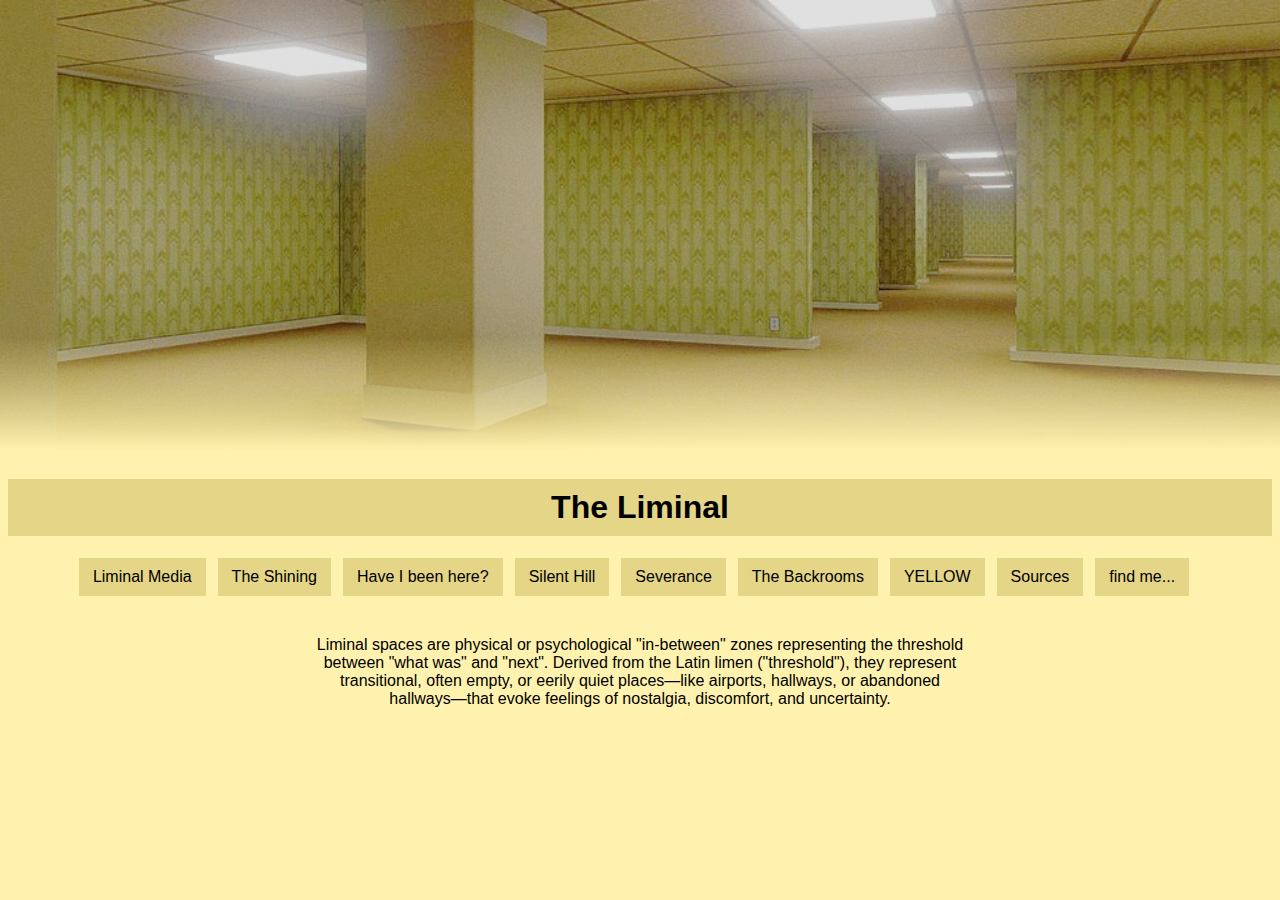
<file: index.html>
<!DOCTYPE html>
<html lang="en">
  <head>
    <meta charset="UTF-8">
    <meta name="viewport" content="width=device-width,initial-scale=1.0">
    <title>Title</title>
    <link rel="stylesheet" href="../css/index.css">
  </head>

  <body>

    <div class="image-wrap">
      <img src="../assets/back-rooms.jpg" class="bottom-image">
    </div>

    <audio autoplay loop>
        <source src="../assets/Index.mp3" type="audio/mpeg">
      </audio>
      

    <div class="heading">
        <h1>
            <div class="button liminal">
                <a href="index.html">The Liminal</a>
              </div>
        </h1>
      </div>
    
 <div class="click">
    <nav>

      <div class="button"><a href="films.html">Liminal Media</a></div>
      <div class="button"><a href="movie.html">The Shining</a></div>
      <div class="button"><a href="nostalgia.html">Have I been here?</a></div>
      <div class="button"><a href="game.html">Silent Hill</a></div>
      <div class="button"><a href="show.html">Severance</a></div>
      <div class="button"><a href="online.html">The Backrooms</a></div>
      <div class="button"><a href="poem.html">YELLOW</a></div>
      <div class="button"><a href="sources.html">Sources</a></div>
      
      <div class="button find-me">
        <a href="contact.html">find me...</a>
    </div>

      <div class="border"></div>

    </nav>
</div>

      <p> Liminal spaces are physical or psychological "in-between" zones representing the threshold between "what was" and "next". Derived from the Latin limen ("threshold"), they represent transitional, often empty, or eerily quiet places—like airports, hallways, or abandoned hallways—that evoke feelings of nostalgia, discomfort, and uncertainty. </p>

  </body>
</html>
</file>
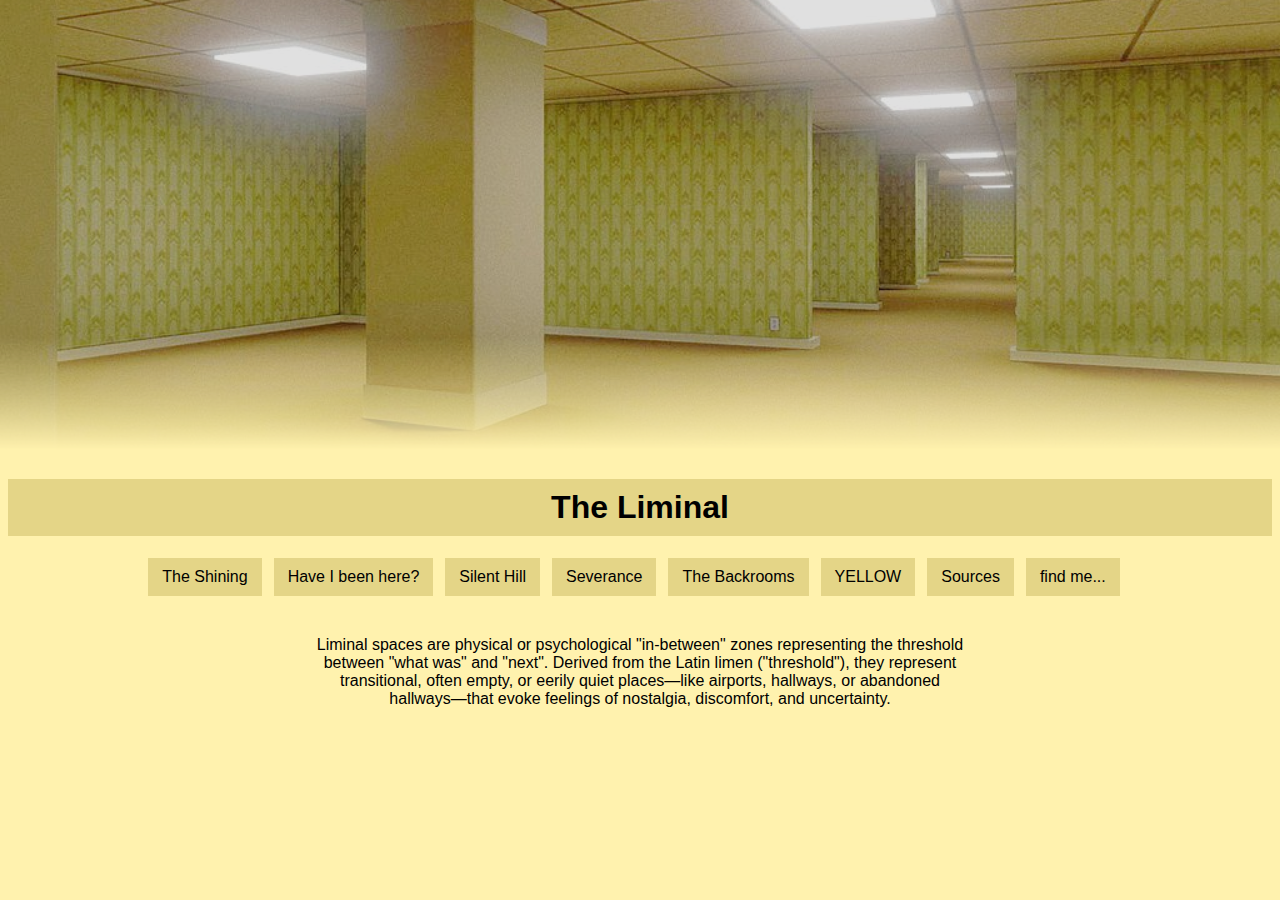
<file: html/index.html>
<!DOCTYPE html>
<html lang="en">
  <head>
    <meta charset="UTF-8">
    <meta name="viewport" content="width=device-width,initial-scale=1.0">
    <title>Title</title>
    <link rel="stylesheet" href="../css/index.css">
  </head>

  <body>

    <audio autoplay loop>
        <source src="../assets/Index.mp3" type="audio/mpeg">
      </audio>
      

    <div class="heading">
        <h1>
            <div class="button liminal">
                <a href="index.html">The Liminal</a>
              </div>
        </h1>
      </div>
    
 <div class="click">
    <nav>
      <div class="button"><a href="movie.html">The Shining</a></div>
      <div class="button"><a href="nostalgia.html">Have I been here?</a></div>
      <div class="button"><a href="game.html">Silent Hill</a></div>
      <div class="button"><a href="show.html">Severance</a></div>
      <div class="button"><a href="online.html">The Backrooms</a></div>
      <div class="button"><a href="poem.html">YELLOW</a></div>
      <div class="button"><a href="sources.html">Sources</a></div>
      
      <div class="button find-me">
        <a href="contact.html">find me...</a>
    </div>

      <div class="border"></div>

    </nav>
</div>

      <p> Liminal spaces are physical or psychological "in-between" zones representing the threshold between "what was" and "next". Derived from the Latin limen ("threshold"), they represent transitional, often empty, or eerily quiet places—like airports, hallways, or abandoned hallways—that evoke feelings of nostalgia, discomfort, and uncertainty. </p>

      <div class="image-wrap">
        <img src="../assets/back-rooms.jpg" class="bottom-image">
      </div>      

  </body>
</html>
</file>
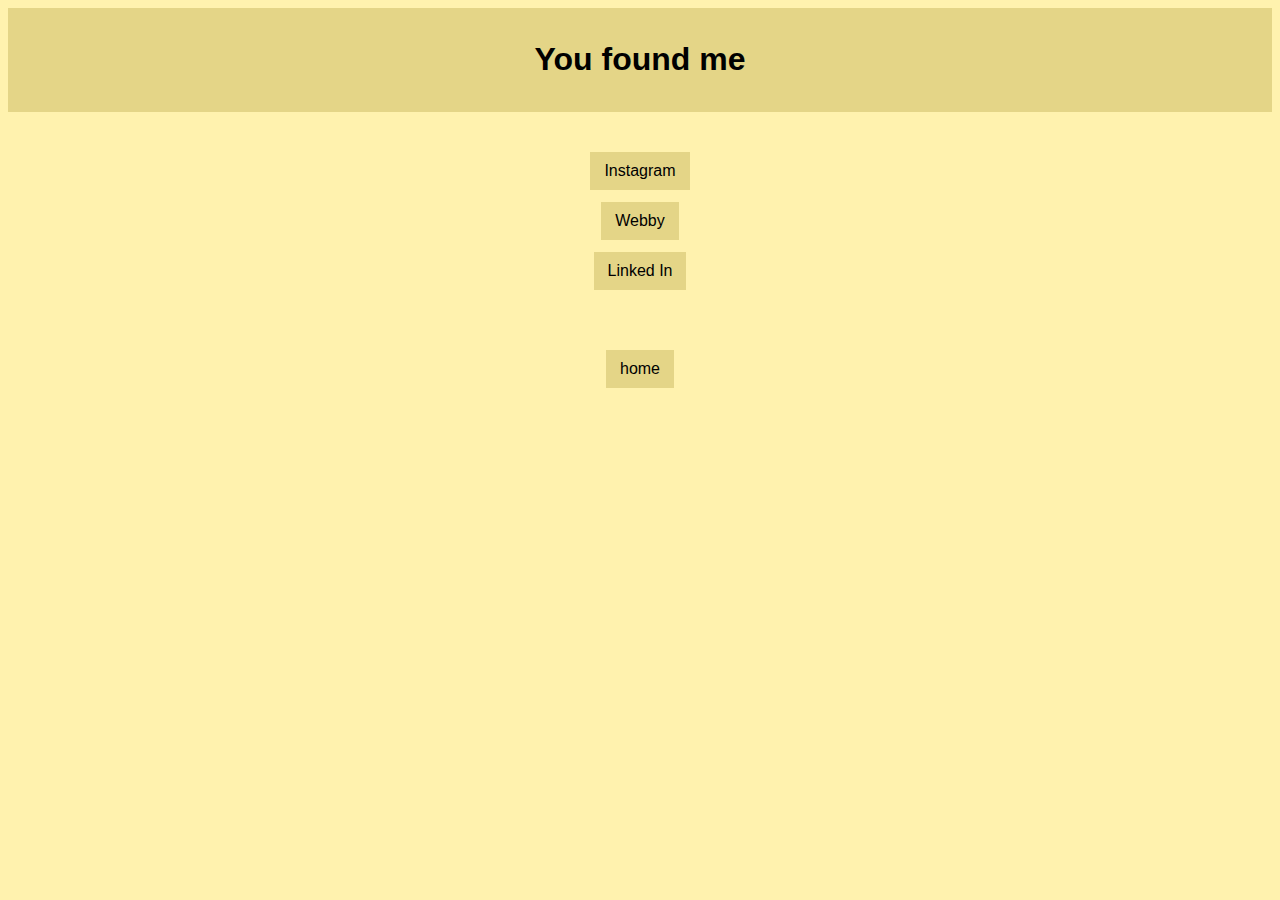
<file: contact.html>
<!DOCTYPE html>
<html lang="en">
    <head>
        <meta charset="UTF-8">
        <meta name="viewport" content="width=device-width,initial-scale=1">
        <title>Title</title>

        <link rel="stylesheet" href="../css/contact.css">

    </head>
    <body>
        <div class="contact-box">
            <div class="heading"><h1>You found me</h1></div>
          
            <div class="contact-buttons">
              <div class="button"><a href="#">Instagram</a></div>
              <div class="button"><a href="#">Webby</a></div>
              <div class="button"><a href="#">Linked In</a></div>
            </div>
          </div>

          <div class="home-nav">
            <div class="button">
              <a href="index.html">home</a>
            </div>
          </div>   
          
    </body>
</html>
</file>
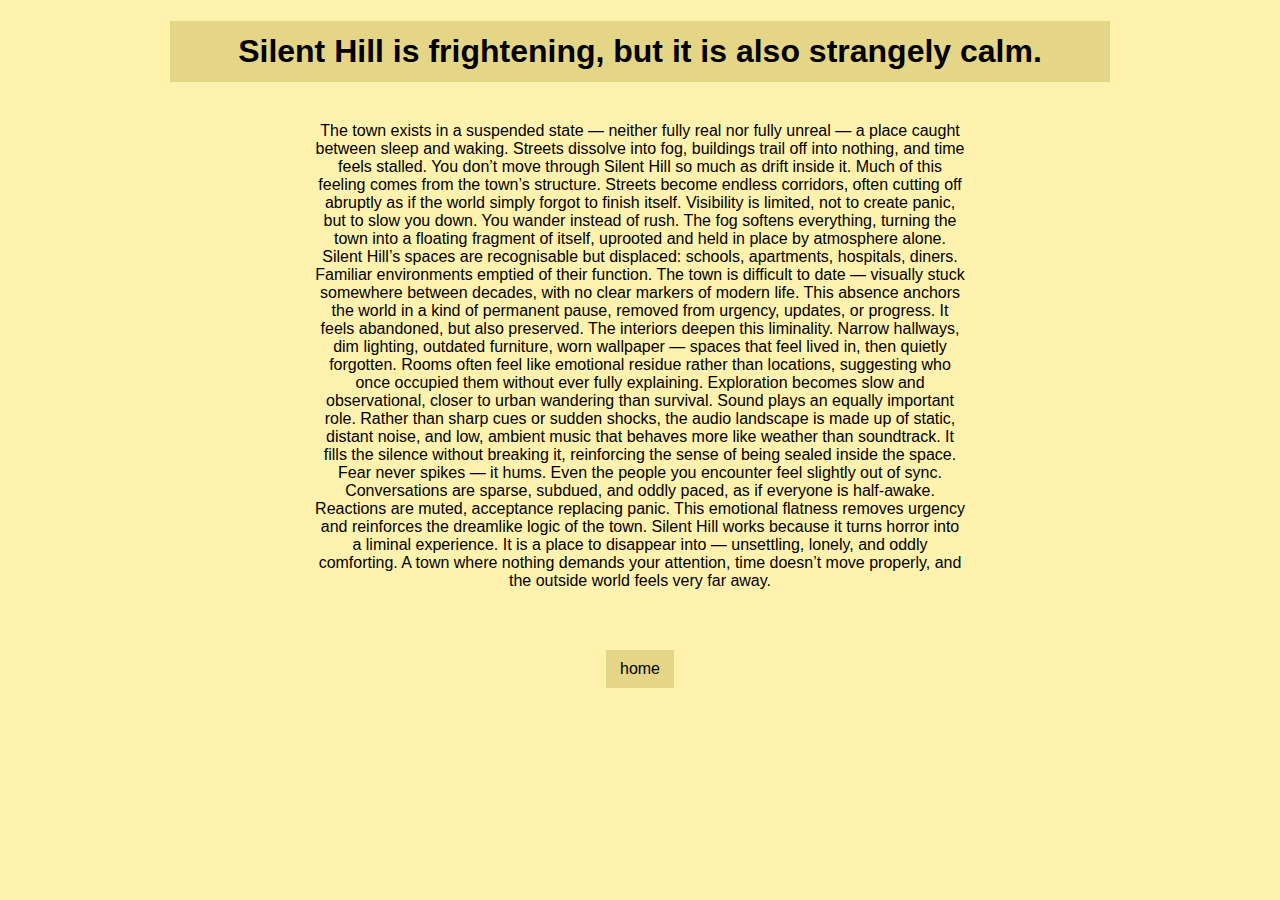
<file: game.html>
<!DOCTYPE html>
<html lang="en">
    <head>

        <meta charset="UTF-8">
        <meta name="viewport" content="width=device-width,initial-scale=1">
        <title>Title</title>

        <link rel="stylesheet" href="../css/game.css">
        
    </head>
    <body>

         <h1>
            <div class="heading"> 
                <div class="title"> Silent Hill is frightening, but it is also strangely calm.</div>
            </div>
        </h1>

             <p>The town exists in a suspended state — neither fully real nor fully unreal — a place caught between sleep and waking. Streets dissolve into fog, buildings trail off into nothing, and time feels stalled. You don’t move through Silent Hill so much as drift inside it.

            Much of this feeling comes from the town’s structure. Streets become endless corridors, often cutting off abruptly as if the world simply forgot to finish itself. Visibility is limited, not to create panic, but to slow you down. You wander instead of rush. The fog softens everything, turning the town into a floating fragment of itself, uprooted and held in place by atmosphere alone.
            
            Silent Hill’s spaces are recognisable but displaced: schools, apartments, hospitals, diners. Familiar environments emptied of their function. The town is difficult to date — visually stuck somewhere between decades, with no clear markers of modern life. This absence anchors the world in a kind of permanent pause, removed from urgency, updates, or progress. It feels abandoned, but also preserved.
            
            The interiors deepen this liminality. Narrow hallways, dim lighting, outdated furniture, worn wallpaper — spaces that feel lived in, then quietly forgotten. Rooms often feel like emotional residue rather than locations, suggesting who once occupied them without ever fully explaining. Exploration becomes slow and observational, closer to urban wandering than survival.
            
            Sound plays an equally important role. Rather than sharp cues or sudden shocks, the audio landscape is made up of static, distant noise, and low, ambient music that behaves more like weather than soundtrack. It fills the silence without breaking it, reinforcing the sense of being sealed inside the space. Fear never spikes — it hums.
            
            Even the people you encounter feel slightly out of sync. Conversations are sparse, subdued, and oddly paced, as if everyone is half-awake. Reactions are muted, acceptance replacing panic. This emotional flatness removes urgency and reinforces the dreamlike logic of the town.
            
            Silent Hill works because it turns horror into a liminal experience. It is a place to disappear into — unsettling, lonely, and oddly comforting. A town where nothing demands your attention, time doesn’t move properly, and the outside world feels very far away.
        </p>

        <div class="home-nav">
            <div class="button">
              <a href="index.html">home</a>
            </div>
          </div>          
          
    </body>
</html>
</file>
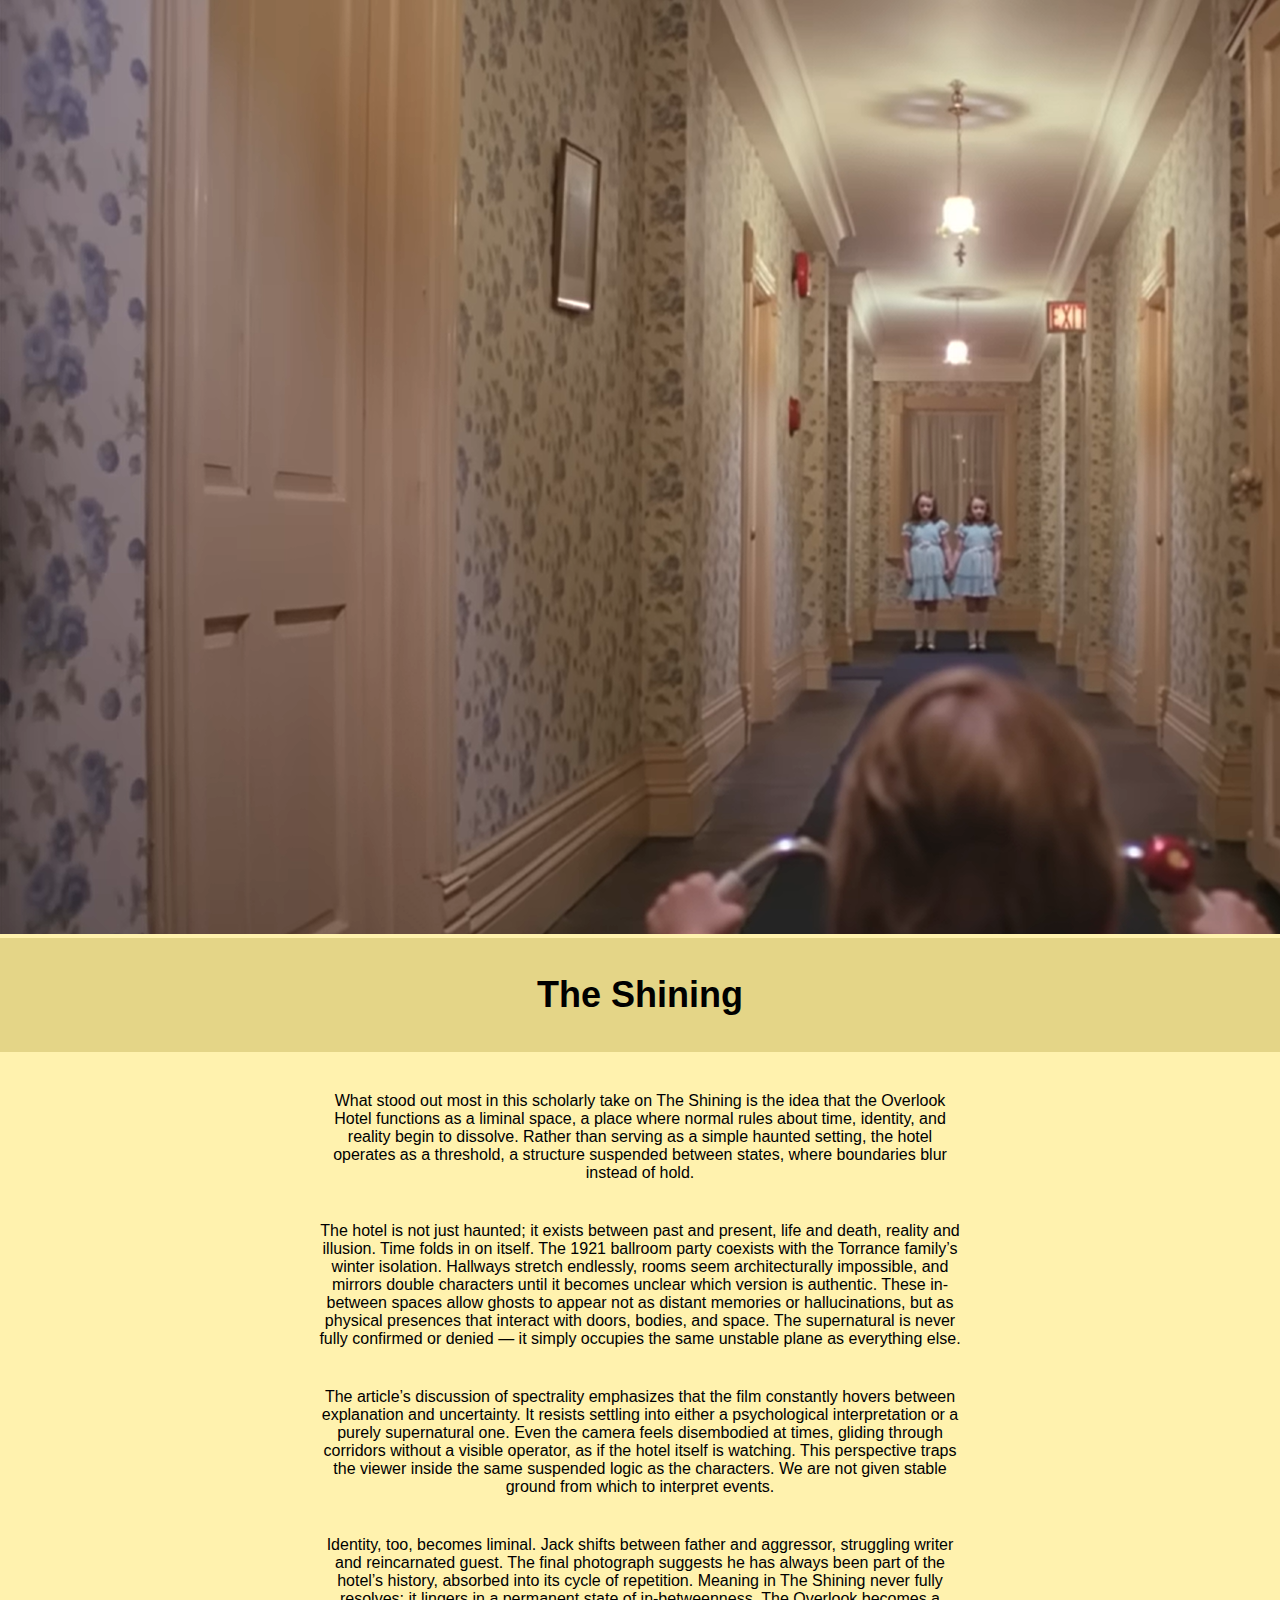
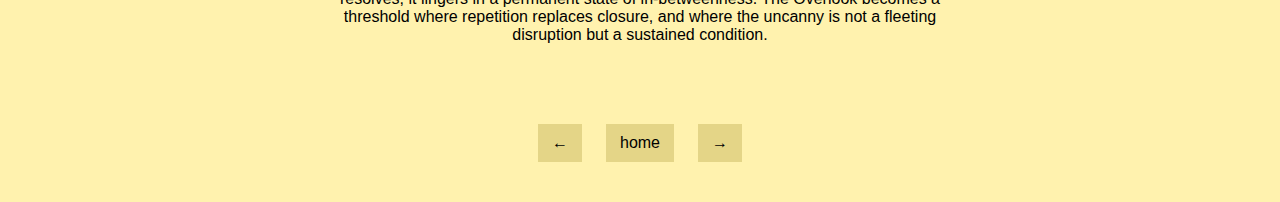
<file: movie.html>
<!DOCTYPE html>
<html lang="en">
    <head>

        <meta charset="UTF-8">
        <meta name="viewport" content="width=device-width,initial-scale=1">
        <title>Title</title>

        <link rel="stylesheet" href="../css/movie.css">

    </head>
    <body>

      <div class="image-wrap">
        <img src="../assets/girls.png" class="bottom-image">
      </div>

        <audio autoplay loop>
            <source src="../assets/Shining.mp3" type="audio/mpeg">
          </audio>
      
            <div class="heading"><h1>The Shining</h1>
            </div>
        <p>
          What stood out most in this scholarly take on The Shining is the idea that the Overlook Hotel functions as a liminal space, a place where normal rules about time, identity, and reality begin to dissolve. Rather than serving as a simple haunted setting, the hotel operates as a threshold, a structure suspended between states, where boundaries blur instead of hold.
            </p>
            <p>
              The hotel is not just haunted; it exists between past and present, life and death, reality and illusion. Time folds in on itself. The 1921 ballroom party coexists with the Torrance family’s winter isolation. Hallways stretch endlessly, rooms seem architecturally impossible, and mirrors double characters until it becomes unclear which version is authentic. These in-between spaces allow ghosts to appear not as distant memories or hallucinations, but as physical presences that interact with doors, bodies, and space. The supernatural is never fully confirmed or denied — it simply occupies the same unstable plane as everything else.
            </p>
            <p>
              The article’s discussion of spectrality emphasizes that the film constantly hovers between explanation and uncertainty. It resists settling into either a psychological interpretation or a purely supernatural one. Even the camera feels disembodied at times, gliding through corridors without a visible operator, as if the hotel itself is watching. This perspective traps the viewer inside the same suspended logic as the characters. We are not given stable ground from which to interpret events.
              </p>
              <p>
                Identity, too, becomes liminal. Jack shifts between father and aggressor, struggling writer and reincarnated guest. The final photograph suggests he has always been part of the hotel’s history, absorbed into its cycle of repetition. Meaning in The Shining never fully resolves; it lingers in a permanent state of in-betweenness. The Overlook becomes a threshold where repetition replaces closure, and where the uncanny is not a fleeting disruption but a sustained condition.
        </p>
        
        <div class="nav-arrows">
            <div class="button arrow">
              <a href="films.html">←</a>
            </div>
          
            <div class="button">
              <a href="index.html">home</a>
            </div>
          
            <div class="button arrow">
              <a href="nostalgia.html">→</a>
            </div>
          </div>

    </body>
</html>
</file>
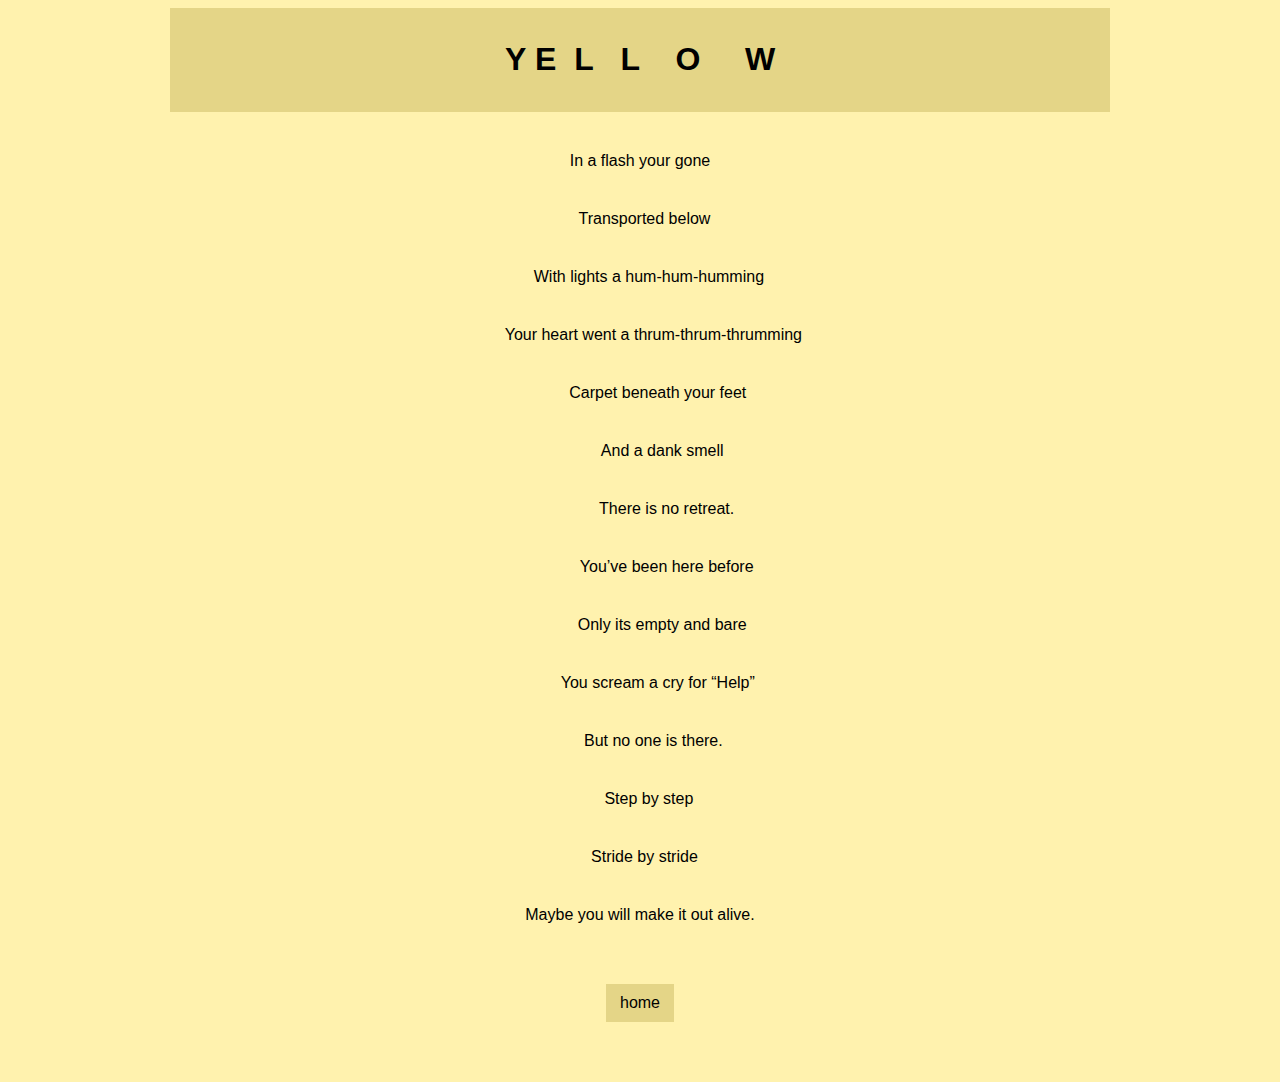
<file: poem.html>
<!DOCTYPE html>
<html lang="en">
    <head>
        <meta charset="UTF-8">
        <meta name="viewport" content="width=device-width,initial-scale=1">
        <title>Title</title>

        <link rel="stylesheet" href="../css/poem.css">

    </head>
    <body>

       <div class="heading"> <h1>Y&nbsp;E&nbsp;&nbsp;L&nbsp;&nbsp;&nbsp;L&nbsp;&nbsp;&nbsp;&nbsp;O&nbsp;&nbsp;&nbsp;&nbsp;&nbsp;W </h1></div>
    <p>
       <p>In a flash your gone </p>
        <p>&nbsp;&nbsp;Transported below</p>
        <p>&nbsp;&nbsp;&nbsp;&nbsp;With lights a hum-hum-humming</p>
        <p>&nbsp;&nbsp;&nbsp;&nbsp;&nbsp;&nbsp;Your heart went a thrum-thrum-thrumming</p>
        <p>&nbsp;&nbsp;&nbsp;&nbsp;&nbsp;&nbsp;&nbsp;&nbsp;Carpet beneath your feet</p> 
        <p>&nbsp;&nbsp;&nbsp;&nbsp;&nbsp;&nbsp;&nbsp;&nbsp;&nbsp;&nbsp;And a dank smell</p>
        <p>&nbsp;&nbsp;&nbsp;&nbsp;&nbsp;&nbsp;&nbsp;&nbsp;&nbsp;&nbsp;&nbsp;&nbsp;There is no retreat.</p>
        <p>&nbsp;&nbsp;&nbsp;&nbsp;&nbsp;&nbsp;&nbsp;&nbsp;&nbsp;&nbsp;&nbsp;&nbsp;You’ve been here before</p>
        <p>&nbsp;&nbsp;&nbsp;&nbsp;&nbsp;&nbsp;&nbsp;&nbsp;&nbsp;&nbsp;Only its empty and bare</p> 
        <p>&nbsp;&nbsp;&nbsp;&nbsp;&nbsp;&nbsp;&nbsp;&nbsp;You scream a cry for “Help”</p>
        <p>&nbsp;&nbsp;&nbsp;&nbsp;&nbsp;&nbsp;But no one is there.</p>
        <p>&nbsp;&nbsp;&nbsp;&nbsp;Step by step</p>
        <p>&nbsp;&nbsp;Stride by stride</p>
        <p>Maybe you will make it out alive.</p>
    </p>
        
        <div class="home-nav">
            <div class="button">
              <a href="index.html">home</a>
            </div>
          </div>   

    </body>
</html>
</file>
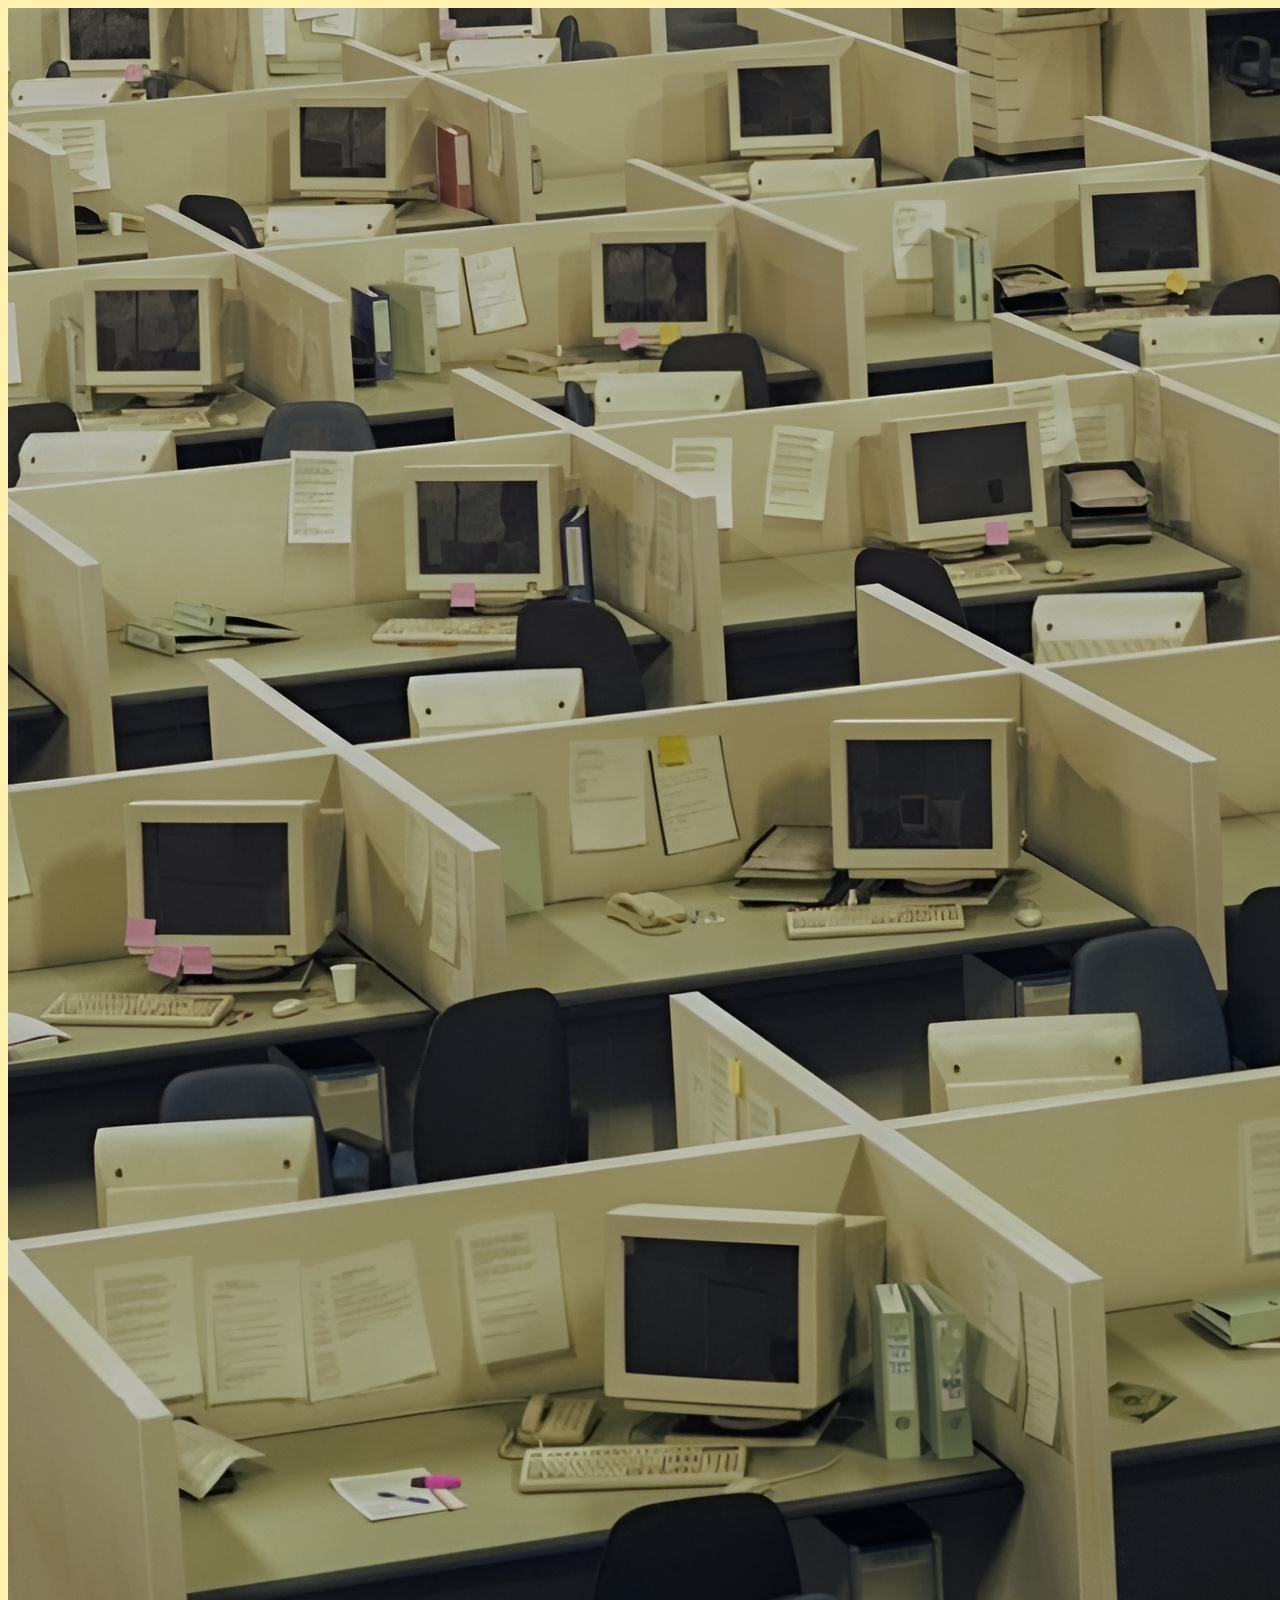
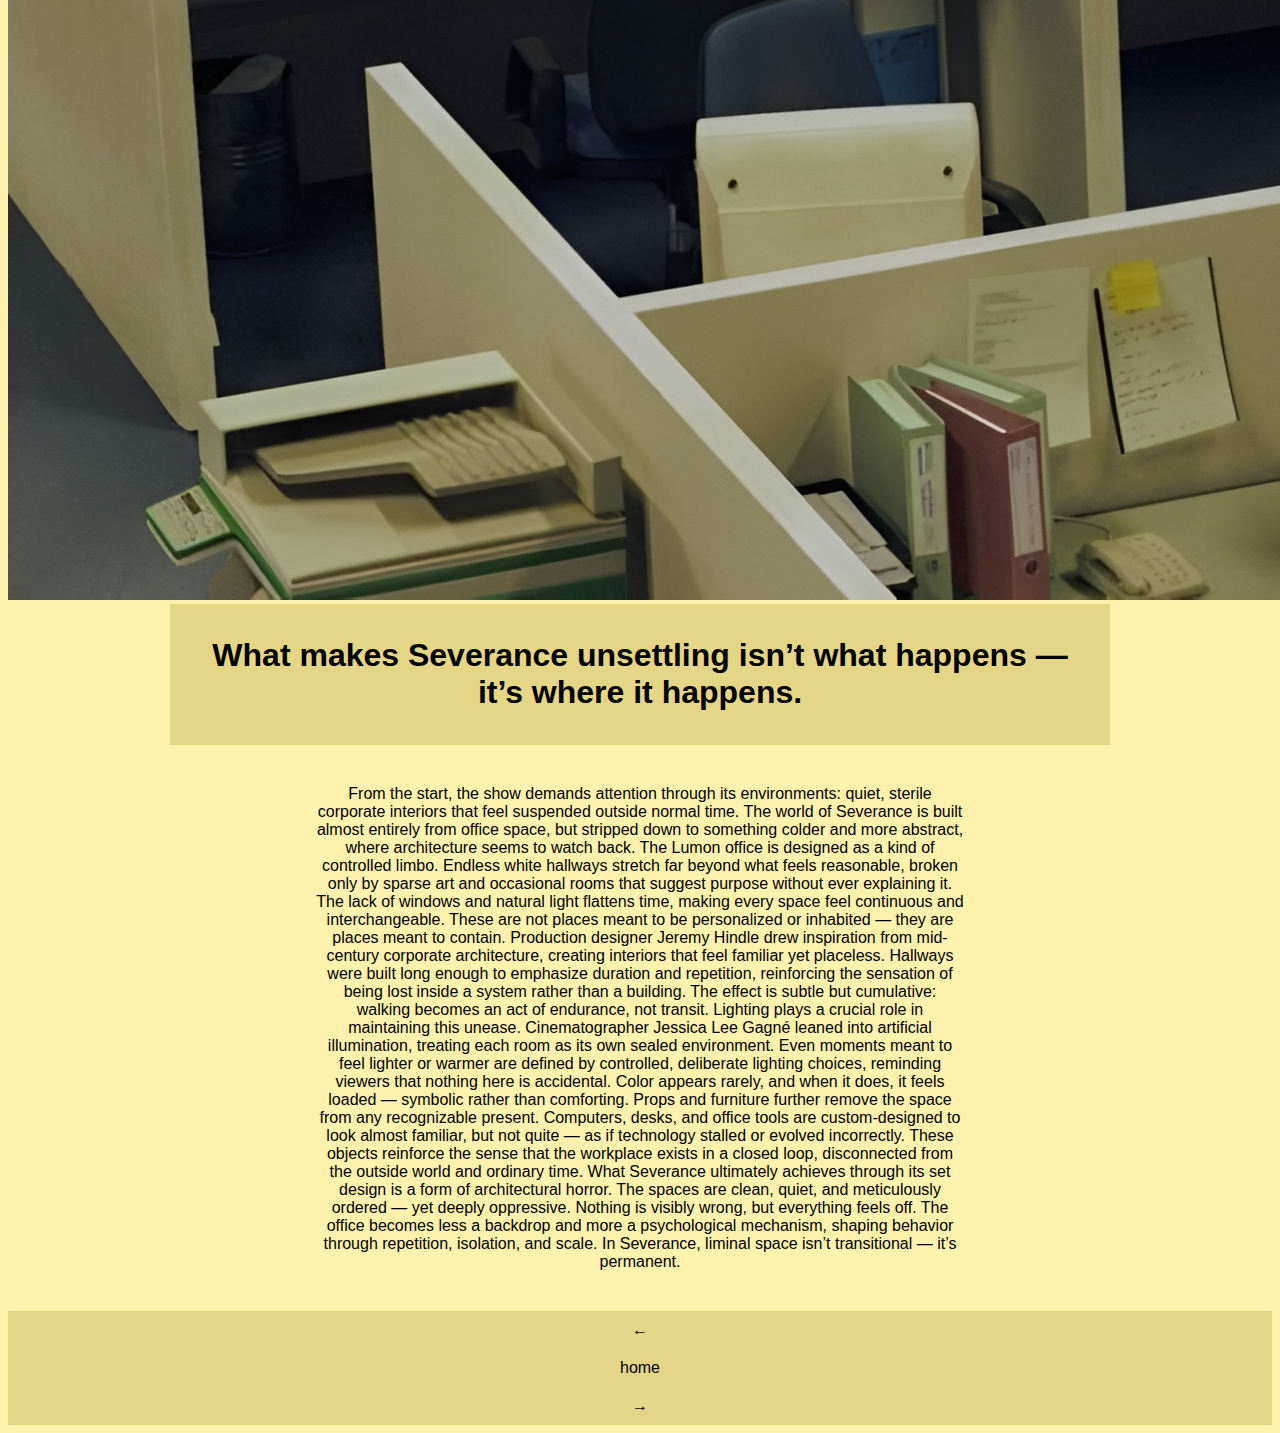
<file: show.html>
<!DOCTYPE html>
<html lang="en">
    <head>

        <meta charset="UTF-8">
        <meta name="viewport" content="width=device-width,initial-scale=1">
        <title>Title</title>

        <link rel="stylesheet" href="../css/show.css">

    </head>
    <body>

      <div class="image-wrap">
        <img src="../assets/cubicle.jpg" class="bottom-image">
      </div>

    <audio autoplay loop>
        <source src="../assets/Severance.mp3" type="audio/mpeg">
      </audio>
      
            <div class="heading">
                <h1> What makes Severance unsettling isn’t what happens — it’s where it happens. </h1></div>
        <p>
            From the start, the show demands attention through its environments: quiet, sterile corporate interiors that feel suspended outside normal time. The world of Severance is built almost entirely from office space, but stripped down to something colder and more abstract, where architecture seems to watch back.

            The Lumon office is designed as a kind of controlled limbo. Endless white hallways stretch far beyond what feels reasonable, broken only by sparse art and occasional rooms that suggest purpose without ever explaining it. The lack of windows and natural light flattens time, making every space feel continuous and interchangeable. These are not places meant to be personalized or inhabited — they are places meant to contain.
            
            Production designer Jeremy Hindle drew inspiration from mid-century corporate architecture, creating interiors that feel familiar yet placeless. Hallways were built long enough to emphasize duration and repetition, reinforcing the sensation of being lost inside a system rather than a building. The effect is subtle but cumulative: walking becomes an act of endurance, not transit.
            
            Lighting plays a crucial role in maintaining this unease. Cinematographer Jessica Lee Gagné leaned into artificial illumination, treating each room as its own sealed environment. Even moments meant to feel lighter or warmer are defined by controlled, deliberate lighting choices, reminding viewers that nothing here is accidental. Color appears rarely, and when it does, it feels loaded — symbolic rather than comforting.
            
            Props and furniture further remove the space from any recognizable present. Computers, desks, and office tools are custom-designed to look almost familiar, but not quite — as if technology stalled or evolved incorrectly. These objects reinforce the sense that the workplace exists in a closed loop, disconnected from the outside world and ordinary time.
            
            What Severance ultimately achieves through its set design is a form of architectural horror. The spaces are clean, quiet, and meticulously ordered — yet deeply oppressive. Nothing is visibly wrong, but everything feels off. The office becomes less a backdrop and more a psychological mechanism, shaping behavior through repetition, isolation, and scale.
            
            In Severance, liminal space isn’t transitional — it’s permanent.
        </p>
        
        <div class="nav-arrows">
            <div class="button arrow">
              <a href="game.html">←</a>
            </div>
          
            <div class="button">
              <a href="index.html">home</a>
            </div>
          
            <div class="button arrow">
              <a href="online.html">→</a>
            </div>
          </div>  

    </body>
</html>
</file>
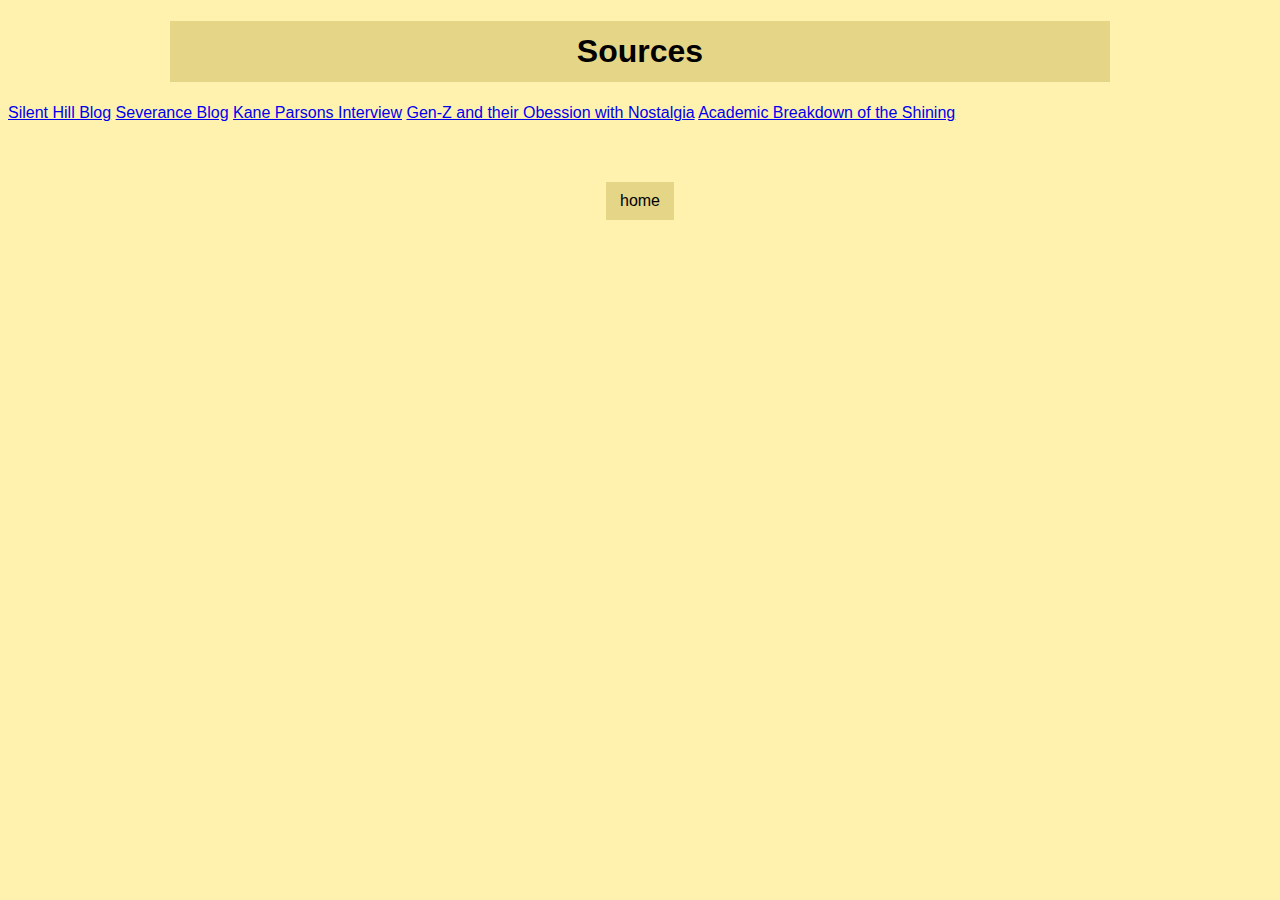
<file: sources.html>
<!DOCTYPE html>
<html lang="en">
    <head>
        <meta charset="UTF-8">
        <meta name="viewport" content="width=device-width,initial-scale=1">
        <title>Title</title>

        <link rel="stylesheet" href="../css/sources.css">


    </head>
    <body>

    <audio autoplay loop>
        <source src="../assets/Index.mp3" type="audio/mpeg">
      </audio>

        <h1><div class="heading">Sources</div></h1>

        <a href="https://medium.com/@paris.f.fields/why-is-silent-hill-so-cosy-c708bb57f352">Silent Hill Blog</a>
        <a href="https://www.onassemble.com/blog/severance">Severance Blog</a>
        <a href="https://www.dazeddigital.com/film-tv/article/62125/1/a24-youngest-ever-director-kane-parsons-the-backrooms-creepypasta-into-cinema">Kane Parsons Interview</a>
        <a href="https://medium.com/@rossstringer/exploring-liminal-spaces-why-are-these-images-unsettling-9ef562d767a9">Gen-Z and their Obession with Nostalgia</a>
        <a href="https://journals.umcs.pl/lsmll/article/viewFile/8914/7354"> Academic Breakdown of the Shining</a>

        <div class="home-nav">
            <div class="button">
              <a href="index.html">home</a>
            </div>
          </div>      

    </body>
</html>
</file>
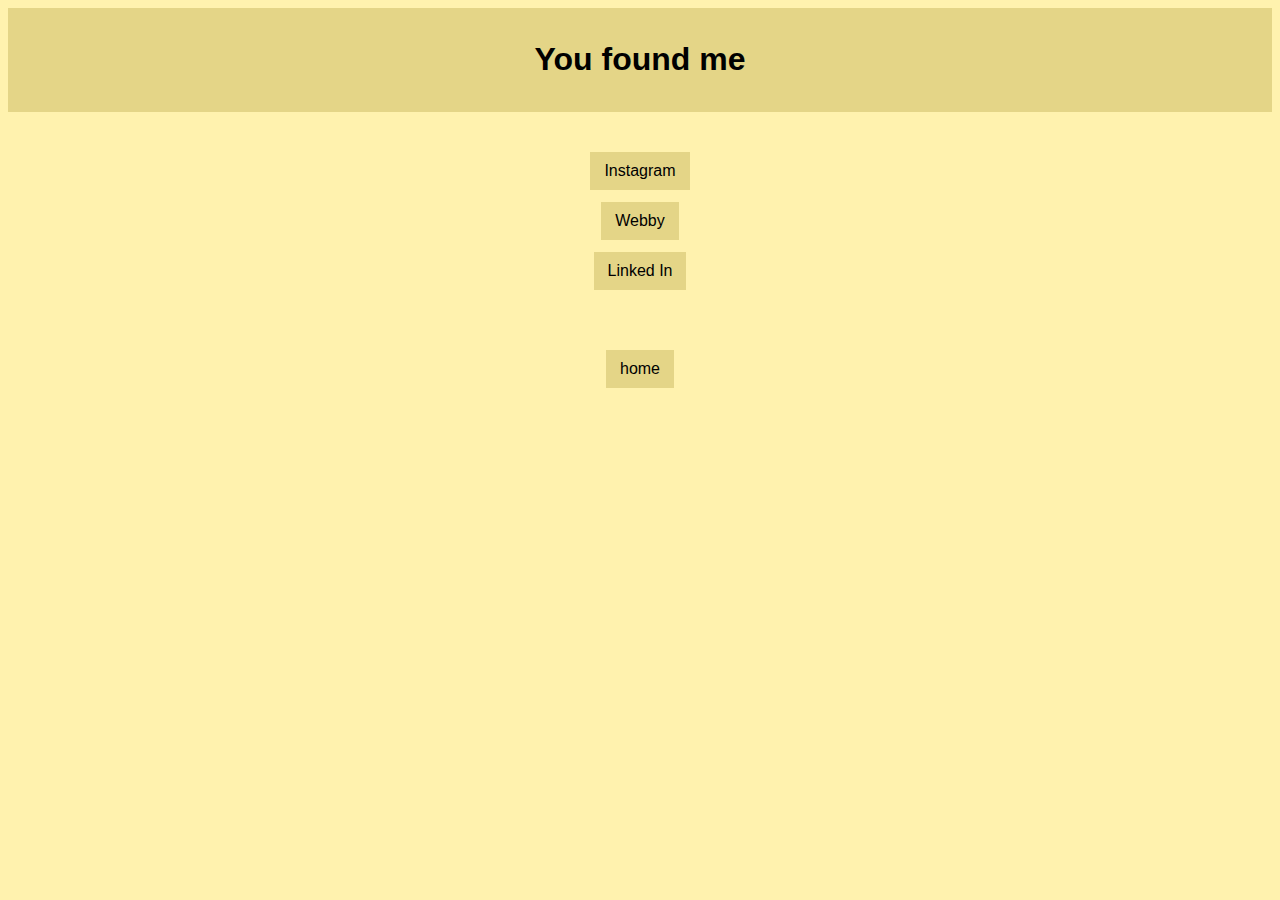
<file: html/contact.html>
<!DOCTYPE html>
<html lang="en">
    <head>
        <meta charset="UTF-8">
        <meta name="viewport" content="width=device-width,initial-scale=1">
        <title>Title</title>

        <link rel="stylesheet" href="../css/contact.css">

    </head>
    <body>

    <audio autoplay loop>
        <source src="../assets/Index.mp3" type="audio/mpeg">
      </audio>

        <div class="contact-box">
            <div class="heading"><h1>You found me</h1></div>
          
            <div class="contact-buttons">
              <div class="button"><a href="#">Instagram</a></div>
              <div class="button"><a href="#">Webby</a></div>
              <div class="button"><a href="#">Linked In</a></div>
            </div>
          </div>

          <div class="home-nav">
            <div class="button">
              <a href="index.html">home</a>
            </div>
          </div>   
          
    </body>
</html>
</file>
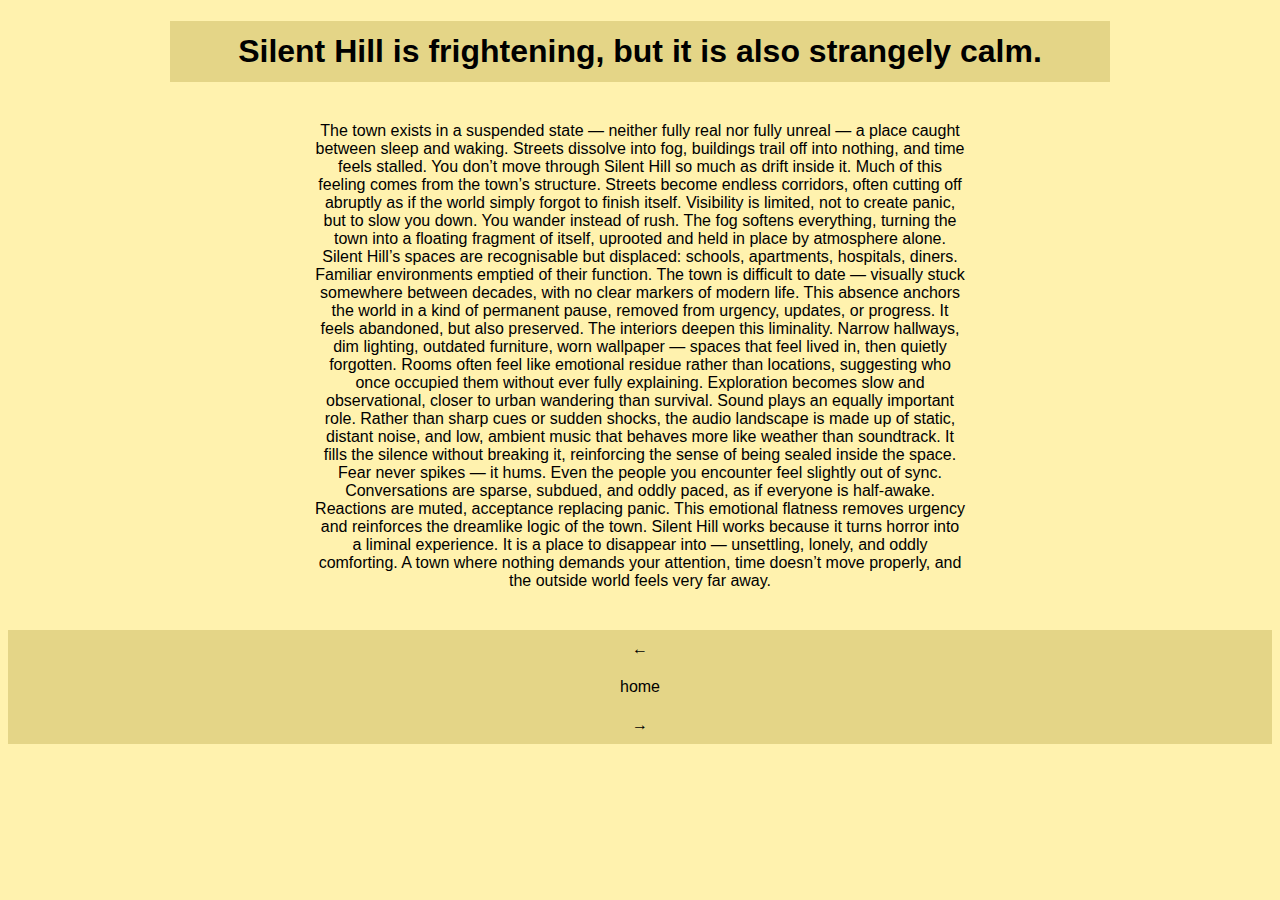
<file: html/game.html>
<!DOCTYPE html>
<html lang="en">
    <head>

        <meta charset="UTF-8">
        <meta name="viewport" content="width=device-width,initial-scale=1">
        <title>Title</title>

        <link rel="stylesheet" href="../css/game.css">
        
    </head>
    <body>

    <audio autoplay loop>
        <source src="../assets/SH.mp3" type="audio/mpeg">
    </audio>

         <h1>
            <div class="heading"> 
                <div class="title"> Silent Hill is frightening, but it is also strangely calm.</div>
            </div>
        </h1>

             <p>The town exists in a suspended state — neither fully real nor fully unreal — a place caught between sleep and waking. Streets dissolve into fog, buildings trail off into nothing, and time feels stalled. You don’t move through Silent Hill so much as drift inside it.

            Much of this feeling comes from the town’s structure. Streets become endless corridors, often cutting off abruptly as if the world simply forgot to finish itself. Visibility is limited, not to create panic, but to slow you down. You wander instead of rush. The fog softens everything, turning the town into a floating fragment of itself, uprooted and held in place by atmosphere alone.
            
            Silent Hill’s spaces are recognisable but displaced: schools, apartments, hospitals, diners. Familiar environments emptied of their function. The town is difficult to date — visually stuck somewhere between decades, with no clear markers of modern life. This absence anchors the world in a kind of permanent pause, removed from urgency, updates, or progress. It feels abandoned, but also preserved.
            
            The interiors deepen this liminality. Narrow hallways, dim lighting, outdated furniture, worn wallpaper — spaces that feel lived in, then quietly forgotten. Rooms often feel like emotional residue rather than locations, suggesting who once occupied them without ever fully explaining. Exploration becomes slow and observational, closer to urban wandering than survival.
            
            Sound plays an equally important role. Rather than sharp cues or sudden shocks, the audio landscape is made up of static, distant noise, and low, ambient music that behaves more like weather than soundtrack. It fills the silence without breaking it, reinforcing the sense of being sealed inside the space. Fear never spikes — it hums.
            
            Even the people you encounter feel slightly out of sync. Conversations are sparse, subdued, and oddly paced, as if everyone is half-awake. Reactions are muted, acceptance replacing panic. This emotional flatness removes urgency and reinforces the dreamlike logic of the town.
            
            Silent Hill works because it turns horror into a liminal experience. It is a place to disappear into — unsettling, lonely, and oddly comforting. A town where nothing demands your attention, time doesn’t move properly, and the outside world feels very far away.
        </p>     
          
          <div class="nav-arrows">
            <div class="button arrow">
              <a href="nostalgia.html">←</a>
            </div>
          
            <div class="button">
              <a href="index.html">home</a>
            </div>
          
            <div class="button arrow">
              <a href="show.html">→</a>
            </div>
          </div>
          
          
    </body>
</html>
</file>
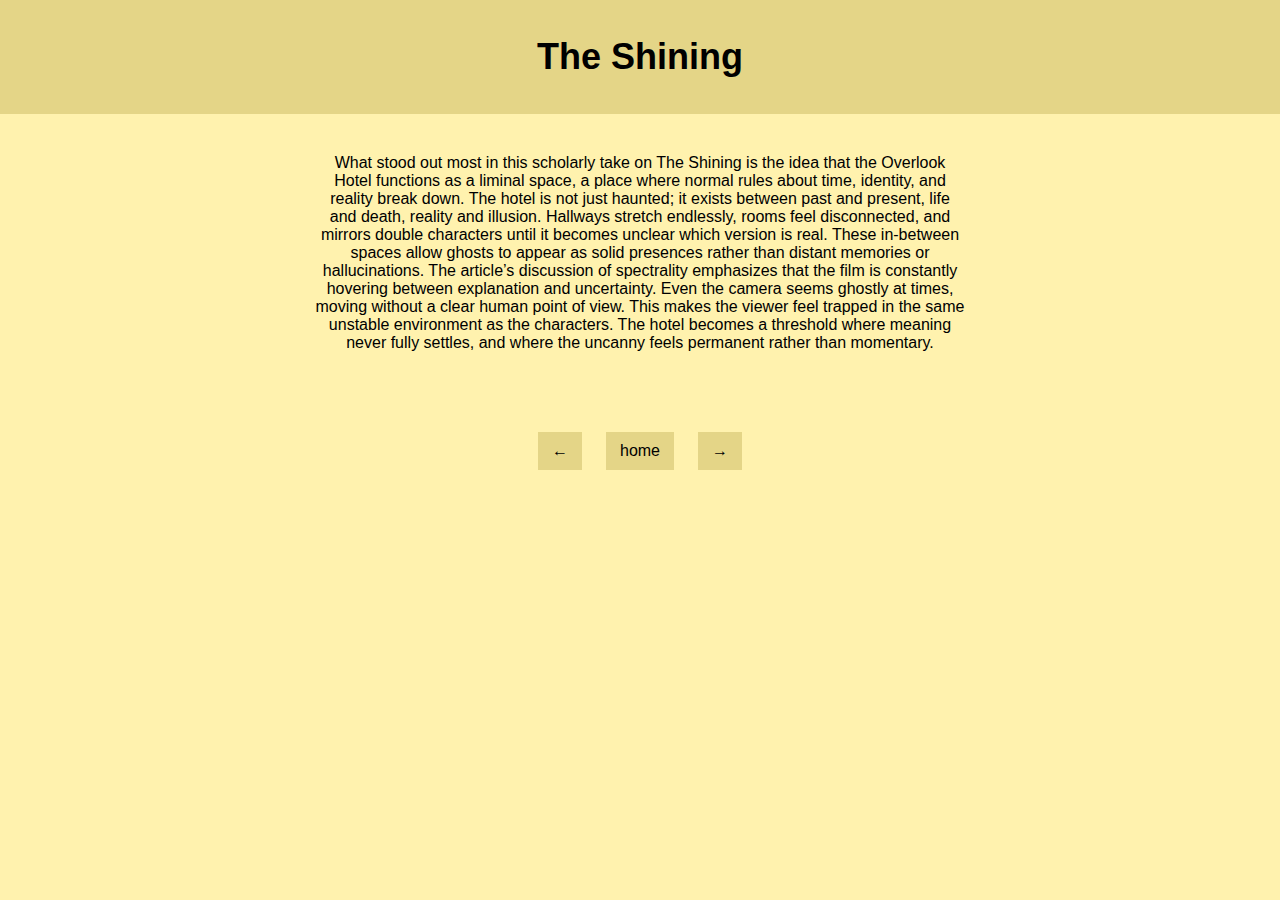
<file: html/movie.html>
<!DOCTYPE html>
<html lang="en">
    <head>

        <meta charset="UTF-8">
        <meta name="viewport" content="width=device-width,initial-scale=1">
        <title>Title</title>

        <link rel="stylesheet" href="../css/movie.css">

    </head>
    <body>

        <audio autoplay loop>
            <source src="../assets/Shining.mp3" type="audio/mpeg">
          </audio>
      
            <div class="heading"><h1>The Shining</h1>
            </div>
        <p>
            What stood out most in this scholarly take on The Shining is the idea that the Overlook Hotel functions as a liminal space, a place where normal rules about time, identity, and reality break down. The hotel is not just haunted; it exists between past and present, life and death, reality and illusion. Hallways stretch endlessly, rooms feel disconnected, and mirrors double characters until it becomes unclear which version is real. These in-between spaces allow ghosts to appear as solid presences rather than distant memories or hallucinations. The article’s discussion of spectrality emphasizes that the film is constantly hovering between explanation and uncertainty. Even the camera seems ghostly at times, moving without a clear human point of view. This makes the viewer feel trapped in the same unstable environment as the characters. The hotel becomes a threshold where meaning never fully settles, and where the uncanny feels permanent rather than momentary.
        </p>
        
        <div class="nav-arrows">
            <div class="button arrow">
              <a href="poem.html">←</a>
            </div>
          
            <div class="button">
              <a href="index.html">home</a>
            </div>
          
            <div class="button arrow">
              <a href="nostalgia.html">→</a>
            </div>
          </div>

    </body>
</html>
</file>
<file: css/index.css>
body{
background-color: rgb(255, 242, 174);
font-family:'Segoe UI', Tahoma, Geneva, Verdana, sans-serif;
padding-top: 50vh;
}

p {
    text-align: center;
    padding-left: 15%;
    padding-right: 15%;
  }

  p {
    max-width: 650px;
    margin: 40px auto;
  }
  

.liminal a {
    display: inline-block; /* REQUIRED for transform */
    transition: transform 1.6s ease;
  }
  
  .liminal:hover a {
    transform: rotateX(180deg);
  }  

  .liminal a {
    display: inline-block;
    transition: transform 1.6s ease;
    transition-delay: 0.2s;
  }
  
  .liminal:hover a {
    transform: rotateX(180deg);
    opacity: 0.7;
  }

  .liminal {
    perspective: 600px;
  }  

.heading{
    font-family: "helvetica";
    color: black;
    background-color: rgb(228, 213, 135);
    width: 100%;
    box-sizing: border-box;
}

.find-me {
    transition: transform 1.6s ease;
  }
  
  /* .find-me:hover {
    transition-delay: 0.3s;
    transform: translateY(-40px);
  } */

  /* .find-me {
    position: relative;
    transition: top 1.2s ease, left 1.2s ease;
  }
  
  .find-me:hover {
    top: -30px;
    left: 40px;
  } */

  .find-me {
    transition: opacity 1.2s ease;
  }
  
  .find-me:hover {
    opacity: 0;
  }  

  /* .find-me:hover {
  opacity: 0.15;
} */

  

.border{
    border-bottom-style: solid;
    border-bottom-width: 2px;
    border-bottom-color: black;
}

.click{
    height: 20%;
    width: 100%;
    display: flex;
    flex-direction: row;
    flex-wrap: nowrap;
    gap:10px;
}

nav {
    display: flex;
    gap: 12px;           /* space between boxes */
    align-items: center;
  }

  nav {
    display: flex;
    justify-content: center;   /* centers the whole row */
    gap: 16px;                 /* space between buttons */
    width: 100vw;              /* span the full viewport */
    box-sizing: border-box;
  }
  
  
  .button {
    background: rgb(228, 213, 135);
    padding: 10px 14px;
    display: flex;
    align-items: center;
    justify-content: center;
  }
  
  .button a {
    text-decoration: none;
    color: black;
  }

  nav {
    display: flex;
    gap: 12px;
    flex-wrap: wrap;
  }

  .button {
    background: rgb(228, 213, 135);
    padding: 10px 14px;
    display: flex;
    align-items: center;
    justify-content: center;
  
    transition:
      background-color 1.2s ease,
      transform 1.4s ease,
      letter-spacing 1.2s ease;
  }
  
  .button:hover {
    background-color: rgb(210, 195, 120);
    transform: translateY(-2px);
    letter-spacing: 1px;
  }
  
  .button:hover {
    background-color: rgb(210, 195, 120);
    transform: translateY(-2px);
    letter-spacing: 1px;
  }

  .button a {
    text-decoration: none;
    color: black;
    transition: opacity 1.2s ease;
  }
  
  .button:hover a {
    opacity: 0.7;
  }

  @keyframes drift {
    0% { transform: translateY(0); }
    50% { transform: translateY(-1px); }
    100% { transform: translateY(0); }
  }
  
  .button:hover {
    animation: drift 3s ease-in-out infinite;
  }
  
  .image-wrap {
    position: fixed;
    top: 0;
    left: 0;
    right: 0;
    width: 100%;
    height: 50vh;
    z-index: 1;
  }

  .bottom-image {
    position: absolute;
    top: 0;
    left: 50%;
    transform: translateX(-50%);
    width: 100%;
    height: 100%;
    object-fit: cover;
  }

  .bottom-image {
    mask-image: linear-gradient(to top, transparent 0%, black 25%);
  }

  .bottom-image {
    filter: brightness(0.9) contrast(0.95);
  }
</file>
<file: css/contact.css>
body{
    background-color: rgb(255, 242, 174);
    font-family: 'Segoe UI', Tahoma, Geneva, Verdana, sans-serif
    }
    
    .heading{
        font-family: "helvetica";
        color: black;
        background-color: rgb(228, 213, 135);
   
        max-width: 100%;     /* controls the box width */
        margin: 0 auto;       /* centers the box */
        padding: 12px 20px;   /* breathing room around text */
        text-align: center;
}

    .home-nav {
        display: flex;
        justify-content: center;
        margin: 60px 0;
      }
      
      .contact-buttons {
        display: flex;
        flex-direction: column;
        align-items: center;
        gap: 12px;           /* space between buttons */
        margin-top: 40px;   /* space under “You found me” */
      }
      

      .button {
        background: rgb(228, 213, 135);
        padding: 10px 14px;
        display: flex;
        align-items: center;
        justify-content: center;
      
        transition:
          background-color 1.2s ease,
          transform 1.4s ease,
          letter-spacing 1.2s ease;
      }
      
      .button:hover {
        background-color: rgb(210, 195, 120);
        transform: translateY(-2px);
        letter-spacing: 1px;
      }
      
      .button:hover {
        background-color: rgb(210, 195, 120);
        transform: translateY(-2px);
        letter-spacing: 1px;
      }
    
      .button a {
        text-decoration: none;
        color: black;
        transition: opacity 1.2s ease;
      }
      
      .button:hover a {
        opacity: 0.7;
      }
    
      @keyframes drift {
        0% { transform: translateY(0); }
        50% { transform: translateY(-1px); }
        100% { transform: translateY(0); }
      }
      
      .button:hover {
        animation: drift 3s ease-in-out infinite;
      }
</file>
<file: css/game.css>
body{
    background-color: rgb(255, 242, 174);
    font-family: 'Segoe UI', Tahoma, Geneva, Verdana, sans-serif
    }
    
    p {
        text-align: center;
        padding-left: 15%;
        padding-right: 15%;
      }
      

      p {
        max-width: 650px;
        margin: 40px auto;
      }

    .heading{
        font-family: "helvetica";
        color: black;
        background-color: rgb(228, 213, 135);
   
        max-width: 900px;     /* controls the box width */
        margin: 0 auto;       /* centers the box */
        padding: 12px 20px;   /* breathing room around text */
        text-align: center;
}

    nav {
        display: flex;
        gap: 12px;           /* space between boxes */
        align-items: center;
      }
    
      nav {
        display: flex;
        justify-content: center;   /* centers the whole row */
        gap: 16px;                 /* space between buttons */
        width: 100vw;              /* span the full viewport */
        box-sizing: border-box;
      }

      .home-nav {
        display: flex;
        justify-content: center;
        margin: 60px 0;
      }
      
      .home-nav .button {
        /* extra styles */

      }

      .button {
        background: rgb(228, 213, 135);
        padding: 10px 14px;
        display: flex;
        align-items: center;
        justify-content: center;
      
        transition:
          background-color 1.2s ease,
          transform 1.4s ease,
          letter-spacing 1.2s ease;
      }
      
      .button:hover {
        background-color: rgb(210, 195, 120);
        transform: translateY(-2px);
        letter-spacing: 1px;
      }
      
      .button:hover {
        background-color: rgb(210, 195, 120);
        transform: translateY(-2px);
        letter-spacing: 1px;
      }
    
      .button a {
        text-decoration: none;
        color: black;
        transition: opacity 1.2s ease;
      }
      
      .button:hover a {
        opacity: 0.7;
      }
    
      @keyframes drift {
        0% { transform: translateY(0); }
        50% { transform: translateY(-1px); }
        100% { transform: translateY(0); }
      }
      
      .button:hover {
        animation: drift 3s ease-in-out infinite;
      }
</file>
<file: css/movie.css>
body{
    margin: 0;
    background-color: rgb(255, 242, 174);
    font-family: 'Segoe UI', Tahoma, Geneva, Verdana, sans-serif
    }
    
    .heading{
        font-family: "helvetica";
        color: black;
        background-color: rgb(228, 213, 135) ;
    }

    p {
        text-align: center;
        padding-left: 15%;
        padding-right: 15%;
      }
      

      p {
        max-width: 650px;
        margin: 40px auto;
      }

      .heading{
        position: sticky;
        top: 0;
        z-index: 10;
        font-family: "helvetica";
        color: black;
        background-color: rgb(228, 213, 135);
        width: 100%;
        box-sizing: border-box;
        margin: 0;
        padding: 12px 20px;   /* breathing room around text */
        text-align: center;
}

    nav {
        display: flex;
        gap: 12px;           /* space between boxes */
        align-items: center;
      }
    
      nav {
        display: flex;
        justify-content: center;   /* centers the whole row */
        gap: 16px;                 /* space between buttons */
        width: 100vw;              /* span the full viewport */
        box-sizing: border-box;
      }

      .home-nav {
        display: flex;
        justify-content: center;
        margin: 60px 0;
      }
      
      .home-nav .button {
        /* extra styles */

      }

      .button {
        background: rgb(228, 213, 135);
        padding: 10px 14px;
        display: flex;
        align-items: center;
        justify-content: center;
      
        transition:
          background-color 1.2s ease,
          transform 1.4s ease,
          letter-spacing 1.2s ease;
      }
      
      .button:hover {
        background-color: rgb(210, 195, 120);
        transform: translateY(-2px);
        letter-spacing: 1px;
      }
      
      .button:hover {
        background-color: rgb(210, 195, 120);
        transform: translateY(-2px);
        letter-spacing: 1px;
      }
    
      .button a {
        text-decoration: none;
        color: black;
        transition: opacity 1.2s ease;
      }
      
      .button:hover a {
        opacity: 0.7;
      }
    
      @keyframes drift {
        0% { transform: translateY(0); }
        50% { transform: translateY(-1px); }
        100% { transform: translateY(0); }
      }
      
      .button:hover {
        animation: drift 3s ease-in-out infinite;
      }

      .nav-arrows {
        display: flex;
        justify-content: center;
        align-items: center;
        gap: 24px;
        margin: 80px 0 40px;
      }

      @media (max-width: 768px) {
        p {
          text-align: left;
          padding-left: 20px;
          padding-right: 20px;
        }
      }
    
      .heading h1 {
        font-size: clamp(18px, 4vw, 36px);
      }
</file>
<file: css/poem.css>
body{
    background-color: rgb(255, 242, 174);
    font-family: 'Segoe UI', Tahoma, Geneva, Verdana, sans-serif
    }
    
    p {
        text-align: center;
        padding-left: 15%;
        padding-right: 15%;
      }
      

      p {
        max-width: 650px;
        margin: 40px auto;
      }

    .heading{
        font-family: "helvetica";
        color: black;
        background-color: rgb(228, 213, 135);
   
        max-width: 900px;     /* controls the box width */
        margin: 0 auto;       /* centers the box */
        padding: 12px 20px;   /* breathing room around text */
        text-align: center;
}

    nav {
        display: flex;
        gap: 12px;           /* space between boxes */
        align-items: center;
      }
    
      nav {
        display: flex;
        justify-content: center;   /* centers the whole row */
        gap: 16px;                 /* space between buttons */
        width: 100vw;              /* span the full viewport */
        box-sizing: border-box;
      }

      .home-nav {
        display: flex;
        justify-content: center;
        margin: 60px 0;
      }
      
      .home-nav .button {
        /* extra styles */

      }

      .button {
        background: rgb(228, 213, 135);
        padding: 10px 14px;
        display: flex;
        align-items: center;
        justify-content: center;
      
        transition:
          background-color 1.2s ease,
          transform 1.4s ease,
          letter-spacing 1.2s ease;
      }
      
      .button:hover {
        background-color: rgb(210, 195, 120);
        transform: translateY(-2px);
        letter-spacing: 1px;
      }
      
      .button:hover {
        background-color: rgb(210, 195, 120);
        transform: translateY(-2px);
        letter-spacing: 1px;
      }
    
      .button a {
        text-decoration: none;
        color: black;
        transition: opacity 1.2s ease;
      }
      
      .button:hover a {
        opacity: 0.7;
      }
    
      @keyframes drift {
        0% { transform: translateY(0); }
        50% { transform: translateY(-1px); }
        100% { transform: translateY(0); }
      }
      
      .button:hover {
        animation: drift 3s ease-in-out infinite;
      }
</file>
<file: css/show.css>
body{
    background-color: rgb(255, 242, 174);
    font-family: 'Segoe UI', Tahoma, Geneva, Verdana, sans-serif
    }
    
    p {
        text-align: center;
        padding-left: 15%;
        padding-right: 15%;
      }
      

      p {
        max-width: 650px;
        margin: 40px auto;
      }

    .heading{
        font-family: "helvetica";
        color: black;
        background-color: rgb(228, 213, 135);
   
        max-width: 900px;     /* controls the box width */
        margin: 0 auto;       /* centers the box */
        padding: 12px 20px;   /* breathing room around text */
        text-align: center;
}

    nav {
        display: flex;
        gap: 12px;           /* space between boxes */
        align-items: center;
      }
    
      nav {
        display: flex;
        justify-content: center;   /* centers the whole row */
        gap: 16px;                 /* space between buttons */
        width: 100vw;              /* span the full viewport */
        box-sizing: border-box;
      }

      .home-nav {
        display: flex;
        justify-content: center;
        margin: 60px 0;
      }
      
      .home-nav .button {
        /* extra styles */

      }

      .button {
        background: rgb(228, 213, 135);
        padding: 10px 14px;
        display: flex;
        align-items: center;
        justify-content: center;
      
        transition:
          background-color 1.2s ease,
          transform 1.4s ease,
          letter-spacing 1.2s ease;
      }
      
      .button:hover {
        background-color: rgb(210, 195, 120);
        transform: translateY(-2px);
        letter-spacing: 1px;
      }
      
      .button:hover {
        background-color: rgb(210, 195, 120);
        transform: translateY(-2px);
        letter-spacing: 1px;
      }
    
      .button a {
        text-decoration: none;
        color: black;
        transition: opacity 1.2s ease;
      }
      
      .button:hover a {
        opacity: 0.7;
      }
    
      @keyframes drift {
        0% { transform: translateY(0); }
        50% { transform: translateY(-1px); }
        100% { transform: translateY(0); }
      }
      
      .button:hover {
        animation: drift 3s ease-in-out infinite;
      }
</file>
<file: css/sources.css>
body{
    background-color: rgb(255, 242, 174);
    font-family: 'Segoe UI', Tahoma, Geneva, Verdana, sans-serif
    }
    
    p {
        text-align: center;
        padding-left: 15%;
        padding-right: 15%;
      }
      

      p {
        max-width: 650px;
        margin: 40px auto;
      }

    .heading{
        font-family: "helvetica";
        color: black;
        background-color: rgb(228, 213, 135);
   
        max-width: 900px;     /* controls the box width */
        margin: 0 auto;       /* centers the box */
        padding: 12px 20px;   /* breathing room around text */
        text-align: center;
}

    nav {
        display: flex;
        gap: 12px;           /* space between boxes */
        align-items: center;
      }
    
      nav {
        display: flex;
        justify-content: center;   /* centers the whole row */
        gap: 16px;                 /* space between buttons */
        width: 100vw;              /* span the full viewport */
        box-sizing: border-box;
      }

      .home-nav {
        display: flex;
        justify-content: center;
        margin: 60px 0;
      }
      
      .home-nav .button {
        /* extra styles */

      }

      .button {
        background: rgb(228, 213, 135);
        padding: 10px 14px;
        display: flex;
        align-items: center;
        justify-content: center;
      
        transition:
          background-color 1.2s ease,
          transform 1.4s ease,
          letter-spacing 1.2s ease;
      }
      
      .button:hover {
        background-color: rgb(210, 195, 120);
        transform: translateY(-2px);
        letter-spacing: 1px;
      }
      
      .button:hover {
        background-color: rgb(210, 195, 120);
        transform: translateY(-2px);
        letter-spacing: 1px;
      }
    
      .button a {
        text-decoration: none;
        color: black;
        transition: opacity 1.2s ease;
      }
      
      .button:hover a {
        opacity: 0.7;
      }
    
      @keyframes drift {
        0% { transform: translateY(0); }
        50% { transform: translateY(-1px); }
        100% { transform: translateY(0); }
      }
      
      .button:hover {
        animation: drift 3s ease-in-out infinite;
      }
</file>
